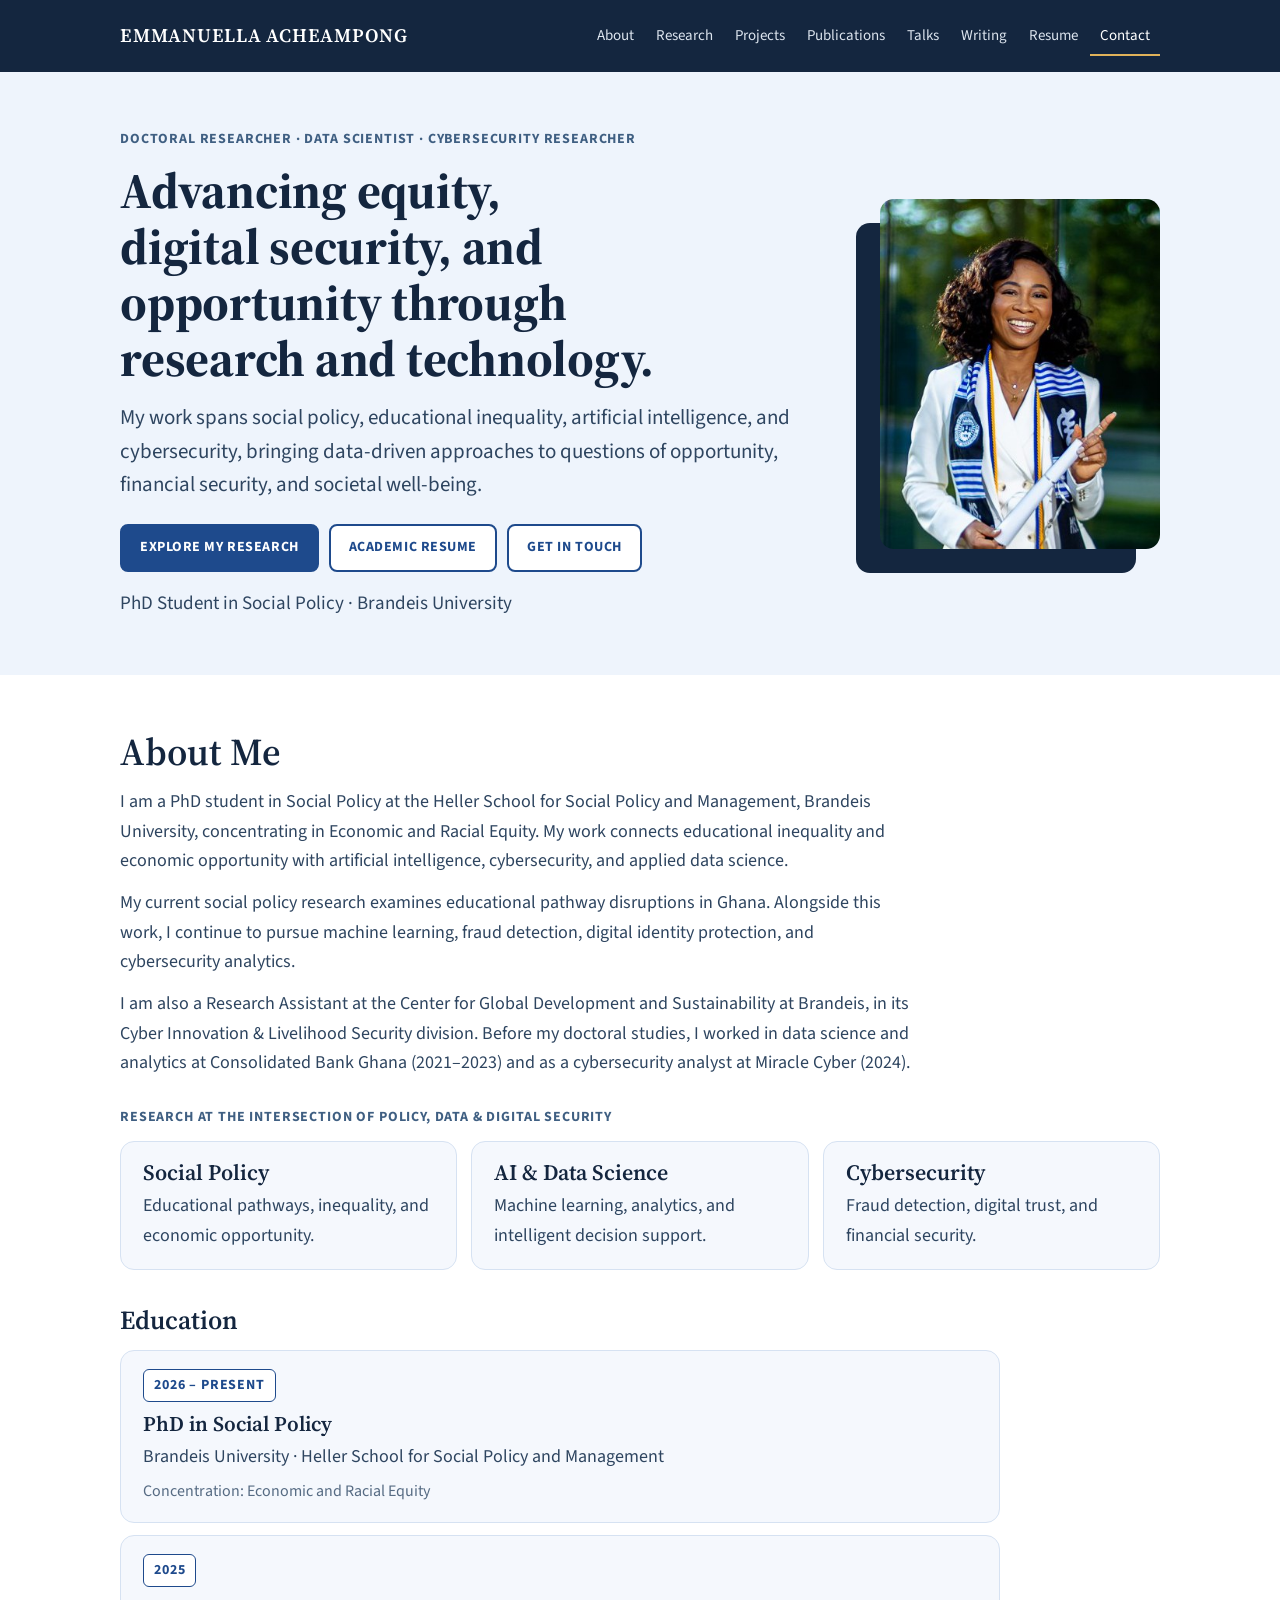
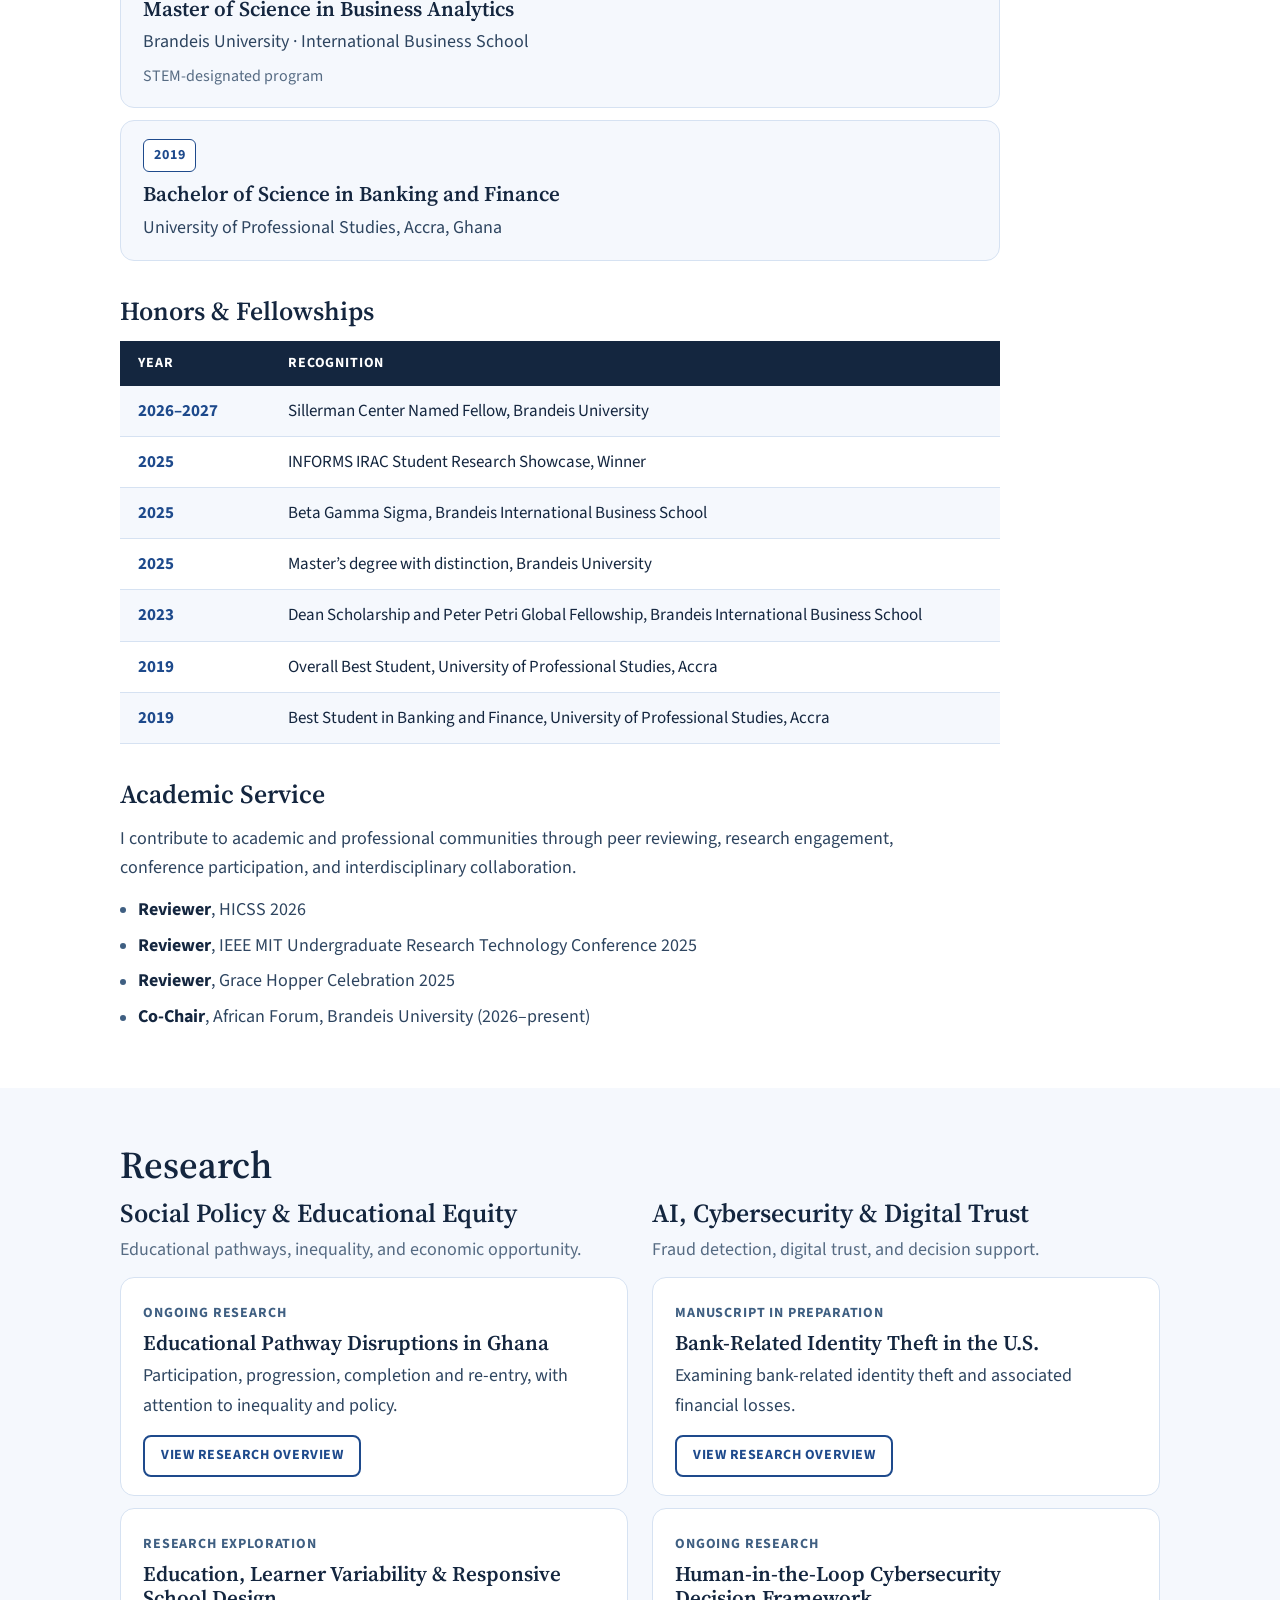
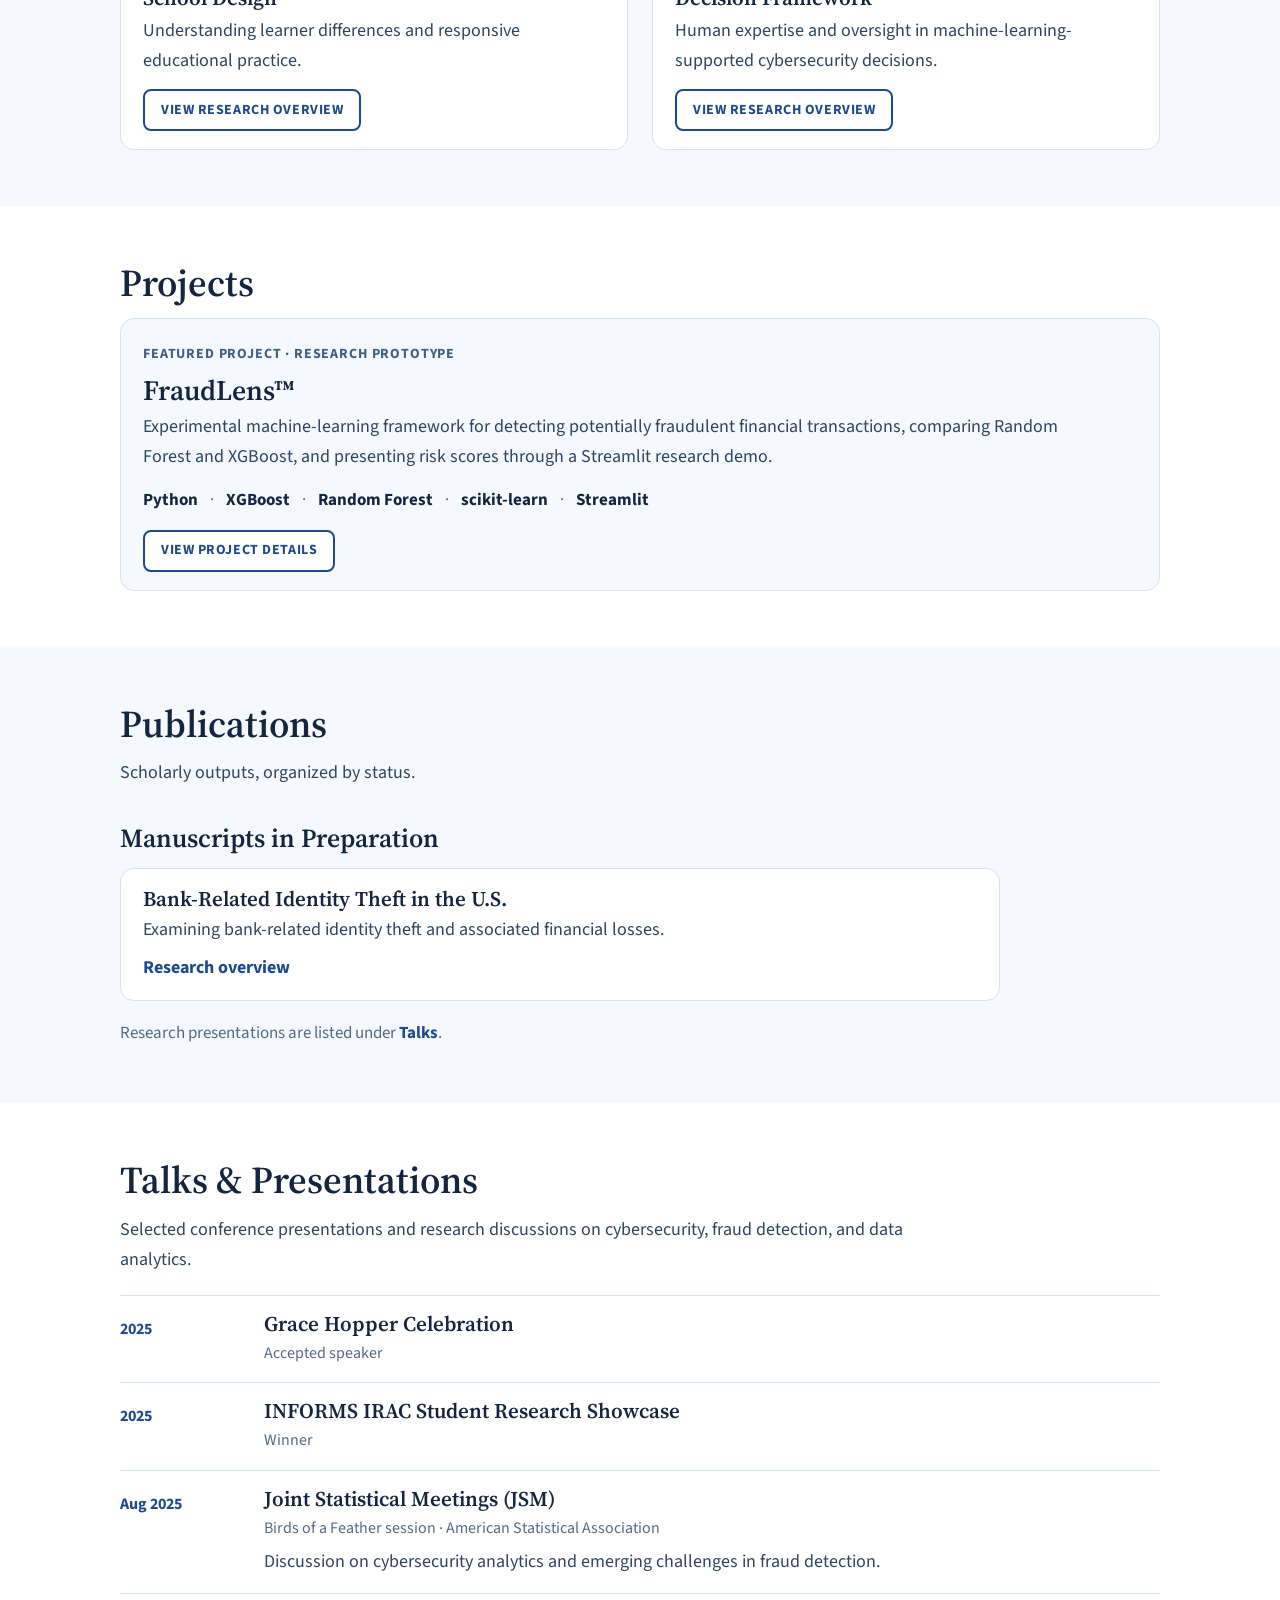
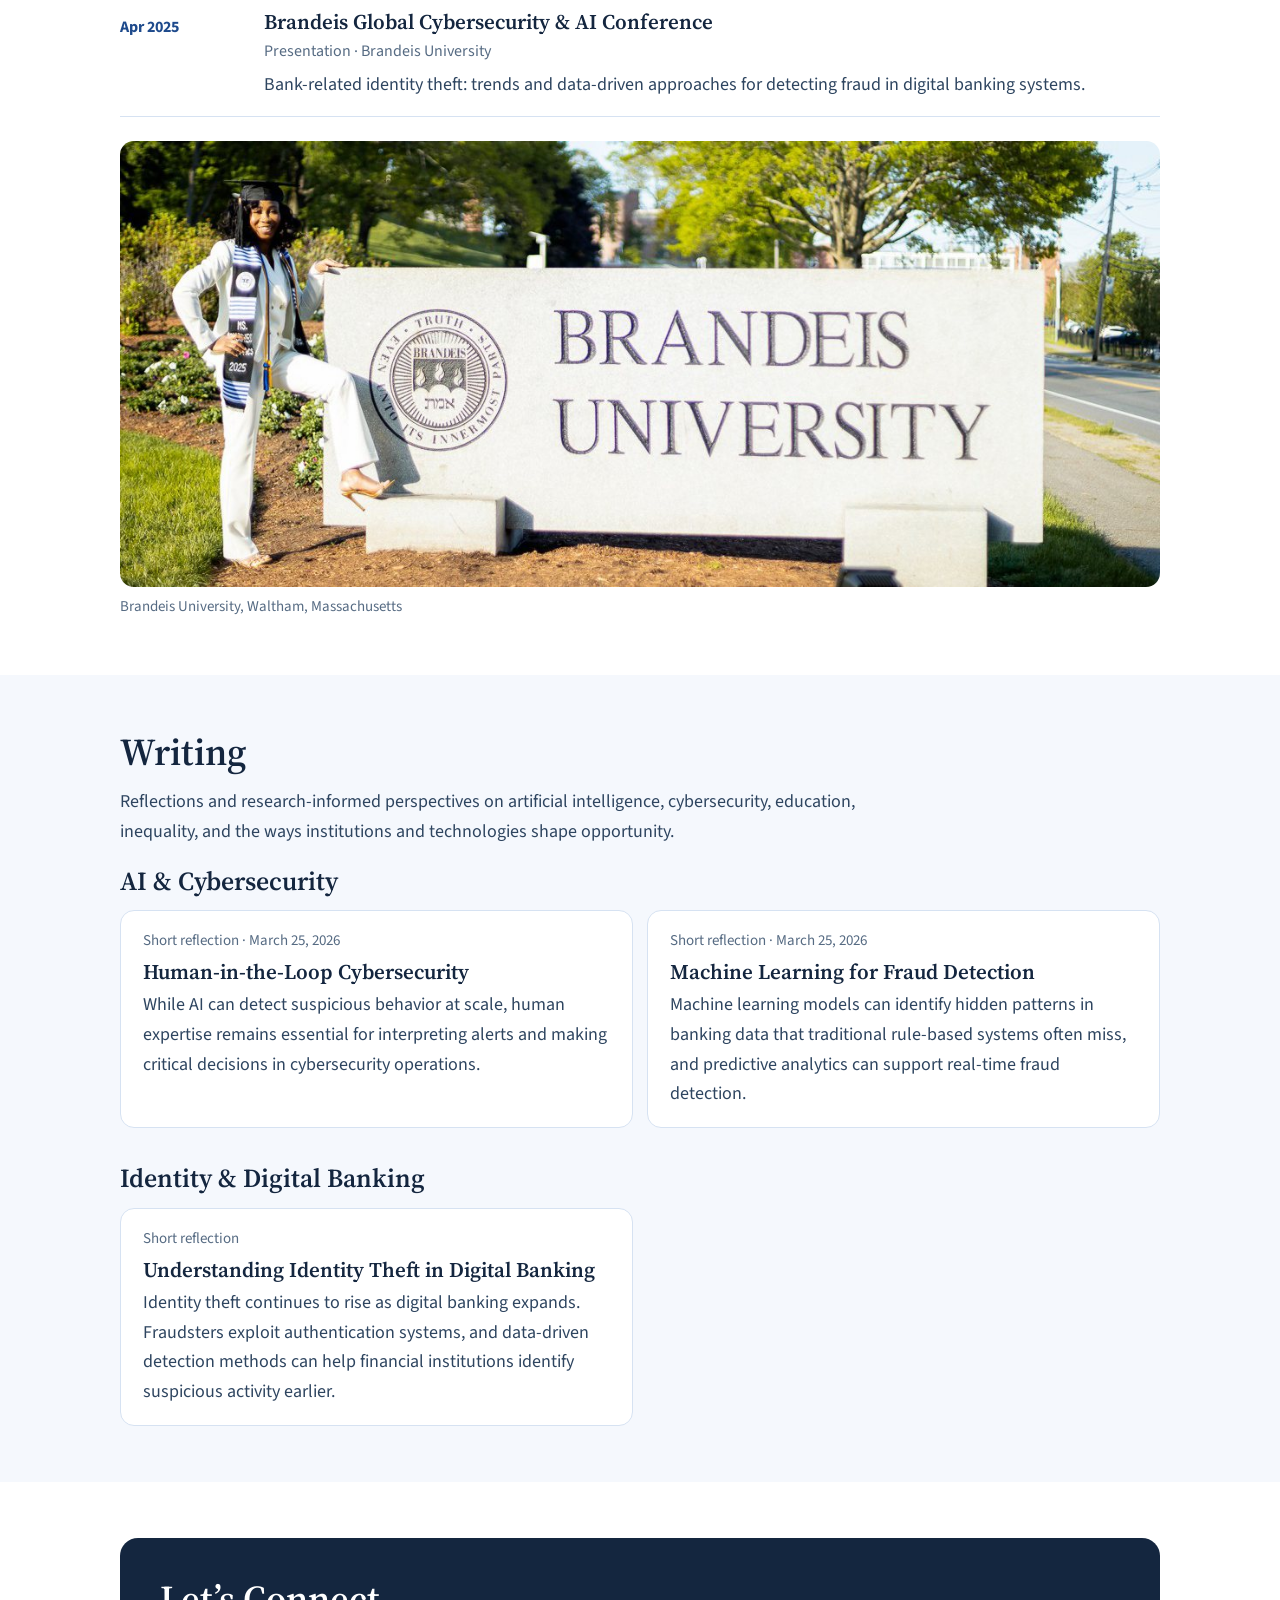
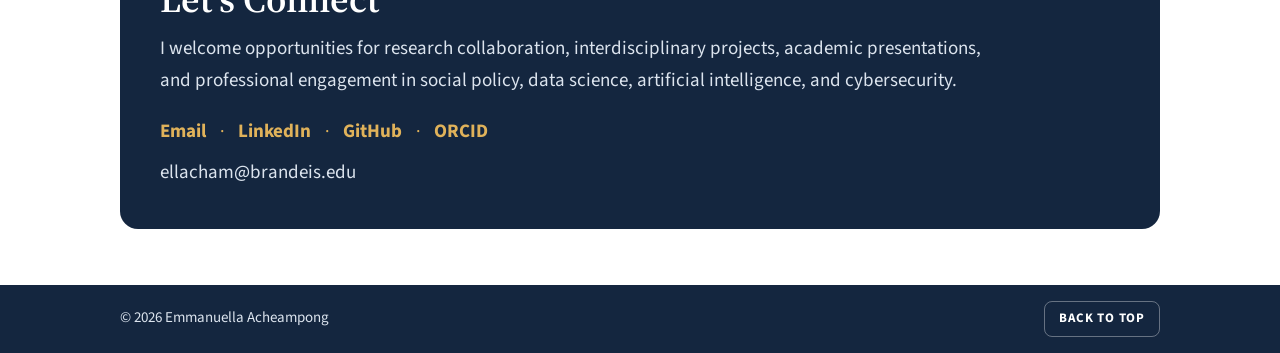
<file: index.html>
<!doctype html>
<html lang="en">
<head>
  <meta charset="utf-8">
  <meta name="viewport" content="width=device-width, initial-scale=1">
  <title>Emmanuella Acheampong · PhD Student in Social Policy, Brandeis University</title>
  <meta name="description" content="Emmanuella Acheampong is a PhD student in Social Policy at Brandeis University. Her research spans educational inequality and economic opportunity, artificial intelligence, cybersecurity and fraud detection.">
  <meta name="author" content="Emmanuella Acheampong">
  <meta name="theme-color" content="#14263F">

  <meta property="og:type" content="profile">
  <meta property="og:title" content="Emmanuella Acheampong · PhD Student in Social Policy, Brandeis University">
  <meta property="og:description" content="Advancing equity, digital security, and opportunity through research and technology.">
  <meta property="og:url" content="https://ellacham.github.io/ellaacheampong/">
  <meta property="og:image" content="https://ellacham.github.io/ellaacheampong/assets/img/og-image.jpg">
  <meta name="twitter:card" content="summary_large_image">

  <link rel="canonical" href="https://ellacham.github.io/ellaacheampong/">
  <link rel="icon" href="data:,">

  <link rel="preconnect" href="https://fonts.googleapis.com">
  <link rel="preconnect" href="https://fonts.gstatic.com" crossorigin>
  <link href="https://fonts.googleapis.com/css2?family=Source+Sans+3:wght@400;600;700&family=Source+Serif+4:opsz,wght@8..60,500;8..60,600;8..60,700&display=swap" rel="stylesheet">
  <link rel="stylesheet" href="assets/css/style.css?v=20261019-5">

  <script type="application/ld+json">
  {
    "@context": "https://schema.org",
    "@type": "Person",
    "name": "Emmanuella Acheampong",
    "jobTitle": "PhD Student in Social Policy",
    "description": "Doctoral researcher working across social policy, educational inequality, artificial intelligence and cybersecurity.",
    "url": "https://ellacham.github.io/ellaacheampong/",
    "email": "mailto:ellacham@brandeis.edu",
    "image": "https://ellacham.github.io/ellaacheampong/assets/img/ella-headshot.jpg",
    "affiliation": { "@type": "CollegeOrUniversity", "name": "Brandeis University" },
    "alumniOf": [
      { "@type": "CollegeOrUniversity", "name": "Brandeis University" },
      { "@type": "CollegeOrUniversity", "name": "University of Professional Studies, Accra" }
    ],
    "knowsAbout": ["Social policy", "Educational inequality", "Artificial intelligence", "Machine learning", "Cybersecurity", "Fraud detection"],
    "sameAs": [
      "https://www.linkedin.com/in/emmanuellaacheampong/",
      "https://github.com/Ellacham",
      "https://orcid.org/0009-0003-8324-0666"
    ]
  }
  </script>
</head>
<body>
  <a class="skip-link" href="#main">Skip to content</a>

  <header class="site-header">
    <div class="container nav">
      <a class="brand" href="#top">Emmanuella Acheampong</a>
      <button class="nav-toggle" type="button" aria-expanded="false" aria-controls="nav-menu">
        <span class="sr-only">Menu</span>
        <span class="bar"></span><span class="bar"></span>
      </button>
      <nav id="nav-menu" class="nav-menu" aria-label="Main">
        <a href="#about">About</a>
        <a href="#research">Research</a>
        <a href="#projects">Projects</a>
        <a href="#publications">Publications</a>
        <a href="#talks">Talks</a>
        <a href="#writing">Writing</a>
        <a href="assets/docs/Emmanuella-Acheampong-Academic-Resume.pdf" target="_blank" rel="noopener">Resume<span class="sr-only"> (Academic Resume PDF, opens in a new tab)</span></a>
        <a href="#contact">Contact</a>
      </nav>
    </div>
  </header>

  <main id="main">
    <section class="hero" aria-label="Introduction">
      <div class="container hero-inner">
        <div class="hero-copy">
          <p class="label">Doctoral Researcher · Data Scientist · Cybersecurity Researcher</p>
          <h1>Advancing equity, digital security, and opportunity through research and technology.</h1>
          <p class="hero-lead">My work spans social policy, educational inequality, artificial intelligence, and cybersecurity, bringing data-driven approaches to questions of opportunity, financial security, and societal well-being.</p>
          <div class="hero-actions">
            <a class="btn btn-primary" href="#research">Explore My Research</a>
            <a class="btn btn-outline" href="assets/docs/Emmanuella-Acheampong-Academic-Resume.pdf" target="_blank" rel="noopener">Academic Resume<span class="sr-only"> (PDF, opens in a new tab)</span></a>
            <a class="btn btn-outline" href="#contact">Get in Touch</a>
          </div>
          <p class="hero-affiliation">PhD Student in Social Policy <span aria-hidden="true">·</span> Brandeis University</p>
        </div>
        <figure class="hero-photo">
          <img src="assets/img/ella-headshot.jpg" alt="Headshot of Emmanuella Acheampong" width="360" height="450" fetchpriority="high">
        </figure>
      </div>
    </section>

    <section class="section" id="about">
      <div class="container">
        <h2>About Me</h2>
        <div class="prose">
          <p>I am a PhD student in Social Policy at the Heller School for Social Policy and Management, Brandeis University, concentrating in Economic and Racial Equity. My work connects educational inequality and economic opportunity with artificial intelligence, cybersecurity, and applied data science.</p>
          <p>My current social policy research examines educational pathway disruptions in Ghana. Alongside this work, I continue to pursue machine learning, fraud detection, digital identity protection, and cybersecurity analytics.</p>
          <p>I am also a Research Assistant at the Center for Global Development and Sustainability at Brandeis, in its Cyber Innovation &amp; Livelihood Security division. Before my doctoral studies, I worked in data science and analytics at Consolidated Bank Ghana (2021–2023) and as a cybersecurity analyst at Miracle Cyber (2024).</p>
        </div>

        <p class="label sub-label">Research at the Intersection of Policy, Data &amp; Digital Security</p>
        <div class="cards-3">
          <div class="card">
            <h3>Social Policy</h3>
            <p>Educational pathways, inequality, and economic opportunity.</p>
          </div>
          <div class="card">
            <h3>AI &amp; Data Science</h3>
            <p>Machine learning, analytics, and intelligent decision support.</p>
          </div>
          <div class="card">
            <h3>Cybersecurity</h3>
            <p>Fraud detection, digital trust, and financial security.</p>
          </div>
        </div>

        <h3 class="block-title" id="education">Education</h3>
        <ol class="timeline">
          <li class="card">
            <span class="year-chip">2026 – Present</span>
            <h4>PhD in Social Policy</h4>
            <p>Brandeis University · Heller School for Social Policy and Management</p>
            <p class="small">Concentration: Economic and Racial Equity</p>
          </li>
          <li class="card">
            <span class="year-chip">2025</span>
            <h4>Master of Science in Business Analytics</h4>
            <p>Brandeis University · International Business School</p>
            <p class="small">STEM-designated program</p>
          </li>
          <li class="card">
            <span class="year-chip">2019</span>
            <h4>Bachelor of Science in Banking and Finance</h4>
            <p>University of Professional Studies, Accra, Ghana</p>
          </li>
        </ol>

        <h3 class="block-title" id="honors">Honors &amp; Fellowships</h3>
        <div class="table-wrap">
          <table class="honors">
            <thead>
              <tr><th scope="col">Year</th><th scope="col">Recognition</th></tr>
            </thead>
            <tbody>
              <tr><td>2026–2027</td><td>Sillerman Center Named Fellow, Brandeis University</td></tr>
              <tr><td>2025</td><td>INFORMS IRAC Student Research Showcase, Winner</td></tr>
              <tr><td>2025</td><td>Beta Gamma Sigma, Brandeis International Business School</td></tr>
              <tr><td>2025</td><td>Master’s degree with distinction, Brandeis University</td></tr>
              <tr><td>2023</td><td>Dean Scholarship and Peter Petri Global Fellowship, Brandeis International Business School</td></tr>
              <tr><td>2019</td><td>Overall Best Student, University of Professional Studies, Accra</td></tr>
              <tr><td>2019</td><td>Best Student in Banking and Finance, University of Professional Studies, Accra</td></tr>
            </tbody>
          </table>
        </div>

        <h3 class="block-title" id="service">Academic Service</h3>
        <div class="prose">
          <p>I contribute to academic and professional communities through peer reviewing, research engagement, conference participation, and interdisciplinary collaboration.</p>
        </div>
        <ul class="service-list">
          <li><strong>Reviewer</strong>, HICSS 2026</li>
          <li><strong>Reviewer</strong>, IEEE MIT Undergraduate Research Technology Conference 2025</li>
          <li><strong>Reviewer</strong>, Grace Hopper Celebration 2025</li>
          <li><strong>Co-Chair</strong>, African Forum, Brandeis University (2026–present)</li>
        </ul>
      </div>
    </section>

    <section class="section section-tint" id="research">
      <div class="container">
        <h2>Research</h2>

        <div class="streams">
          <div class="stream">
            <h3 class="stream-title">Social Policy &amp; Educational Equity</h3>
            <p class="stream-desc">Educational pathways, inequality, and economic opportunity.</p>
            <article class="card study">
              <p class="status">Ongoing Research</p>
              <h4>Educational Pathway Disruptions in Ghana</h4>
              <p>Participation, progression, completion and re-entry, with attention to inequality and policy.</p>
              <a class="btn btn-outline btn-small" href="research/ghana-educational-pathways.html">View Research Overview</a>
            </article>
            <article class="card study">
              <p class="status">Research Exploration</p>
              <h4>Education, Learner Variability &amp; Responsive School Design</h4>
              <p>Understanding learner differences and responsive educational practice.</p>
              <a class="btn btn-outline btn-small" href="research/learner-variability.html">View Research Overview</a>
            </article>
          </div>
          <div class="stream">
            <h3 class="stream-title">AI, Cybersecurity &amp; Digital Trust</h3>
            <p class="stream-desc">Fraud detection, digital trust, and decision support.</p>
            <article class="card study">
              <p class="status">Manuscript in Preparation</p>
              <h4>Bank-Related Identity Theft in the U.S.</h4>
              <p>Examining bank-related identity theft and associated financial losses.</p>
              <a class="btn btn-outline btn-small" href="research/bank-identity-theft.html">View Research Overview</a>
            </article>
            <article class="card study">
              <p class="status">Ongoing Research</p>
              <h4>Human-in-the-Loop Cybersecurity Decision Framework</h4>
              <p>Human expertise and oversight in machine-learning-supported cybersecurity decisions.</p>
              <a class="btn btn-outline btn-small" href="research/human-in-the-loop.html">View Research Overview</a>
            </article>
          </div>
        </div>
      </div>
    </section>

    <section class="section" id="projects">
      <div class="container">
        <h2>Projects</h2>
        <article class="card featured">
          <p class="label">Featured Project <span aria-hidden="true">·</span> Research Prototype</p>
          <h3>FraudLens™</h3>
          <p>Experimental machine-learning framework for detecting potentially fraudulent financial transactions, comparing Random Forest and XGBoost, and presenting risk scores through a Streamlit research demo.</p>
          <ul class="tags" aria-label="Tools">
            <li>Python</li><li>XGBoost</li><li>Random Forest</li><li>scikit-learn</li><li>Streamlit</li>
          </ul>
          <a class="btn btn-outline btn-small" href="projects/fraudlens.html">View Project Details</a>
        </article>
      </div>
    </section>

    <section class="section section-tint" id="publications">
      <div class="container">
        <h2>Publications</h2>
        <p class="section-intro">Scholarly outputs, organized by status.</p>
        <h3 class="block-title">Manuscripts in Preparation</h3>
        <ul class="records">
          <li>
            <h4>Bank-Related Identity Theft in the U.S.</h4>
            <p>Examining bank-related identity theft and associated financial losses.</p>
            <a class="text-link" href="research/bank-identity-theft.html">Research overview</a>
          </li>
        </ul>
        <p class="pub-note">Research presentations are listed under <a class="text-link" href="#talks">Talks</a>.</p>
      </div>
    </section>

    <section class="section" id="talks">
      <div class="container">
        <h2>Talks &amp; Presentations</h2>
        <p class="section-intro">Selected conference presentations and research discussions on cybersecurity, fraud detection, and data analytics.</p>
        <ol class="talks">
          <li class="talk">
            <p class="talk-date">2025</p>
            <div>
              <h3>Grace Hopper Celebration</h3>
              <p class="talk-meta">Accepted speaker</p>
            </div>
          </li>
          <li class="talk">
            <p class="talk-date">2025</p>
            <div>
              <h3>INFORMS IRAC Student Research Showcase</h3>
              <p class="talk-meta">Winner</p>
            </div>
          </li>
          <li class="talk">
            <p class="talk-date">Aug 2025</p>
            <div>
              <h3>Joint Statistical Meetings (JSM)</h3>
              <p class="talk-meta">Birds of a Feather session · American Statistical Association</p>
              <p>Discussion on cybersecurity analytics and emerging challenges in fraud detection.</p>
            </div>
          </li>
          <li class="talk">
            <p class="talk-date">Apr 2025</p>
            <div>
              <h3>Brandeis Global Cybersecurity &amp; AI Conference</h3>
              <p class="talk-meta">Presentation · Brandeis University</p>
              <p>Bank-related identity theft: trends and data-driven approaches for detecting fraud in digital banking systems.</p>
            </div>
          </li>
        </ol>
        <figure class="wide-photo">
          <img src="assets/img/ella-brandeis-sign.jpg" alt="Emmanuella Acheampong in her graduation cap and stole beside the Brandeis University sign" width="1200" height="514" loading="lazy">
          <figcaption>Brandeis University, Waltham, Massachusetts</figcaption>
        </figure>
      </div>
    </section>

    <section class="section section-tint" id="writing">
      <div class="container">
        <h2>Writing</h2>
        <p class="section-intro">Reflections and research-informed perspectives on artificial intelligence, cybersecurity, education, inequality, and the ways institutions and technologies shape opportunity.</p>

        <h3 class="block-title">AI &amp; Cybersecurity</h3>
        <div class="cards-2">
          <article class="card note">
            <p class="note-meta">Short reflection · <time datetime="2026-03-25">March 25, 2026</time></p>
            <h4>Human-in-the-Loop Cybersecurity</h4>
            <p>While AI can detect suspicious behavior at scale, human expertise remains essential for interpreting alerts and making critical decisions in cybersecurity operations.</p>
          </article>
          <article class="card note">
            <p class="note-meta">Short reflection · <time datetime="2026-03-25">March 25, 2026</time></p>
            <h4>Machine Learning for Fraud Detection</h4>
            <p>Machine learning models can identify hidden patterns in banking data that traditional rule-based systems often miss, and predictive analytics can support real-time fraud detection.</p>
          </article>
        </div>

        <h3 class="block-title">Identity &amp; Digital Banking</h3>
        <div class="cards-2">
          <article class="card note">
            <p class="note-meta">Short reflection</p>
            <h4>Understanding Identity Theft in Digital Banking</h4>
            <p>Identity theft continues to rise as digital banking expands. Fraudsters exploit authentication systems, and data-driven detection methods can help financial institutions identify suspicious activity earlier.</p>
          </article>
        </div>
      </div>
    </section>

    <section class="section" id="contact">
      <div class="container">
        <div class="contact-card">
          <h2>Let’s Connect</h2>
          <p>I welcome opportunities for research collaboration, interdisciplinary projects, academic presentations, and professional engagement in social policy, data science, artificial intelligence, and cybersecurity.</p>
          <ul class="contact-links">
            <li><a href="mailto:ellacham@brandeis.edu">Email</a></li>
            <li><a href="https://www.linkedin.com/in/emmanuellaacheampong/" target="_blank" rel="noopener">LinkedIn</a></li>
            <li><a href="https://github.com/Ellacham" target="_blank" rel="noopener">GitHub</a></li>
            <li><a href="https://orcid.org/0009-0003-8324-0666" target="_blank" rel="noopener">ORCID</a></li>
          </ul>
          <p class="contact-email">ellacham@brandeis.edu</p>
        </div>
      </div>
    </section>
  </main>

  <footer class="site-footer">
    <div class="container footer-inner">
      <p class="copyright">© <span id="year">2026</span> Emmanuella Acheampong</p>
      <a class="to-top" href="#top">Back to top</a>
    </div>
  </footer>

  <script src="assets/js/main.js?v=20261019-1"></script>
</body>
</html>
</file>
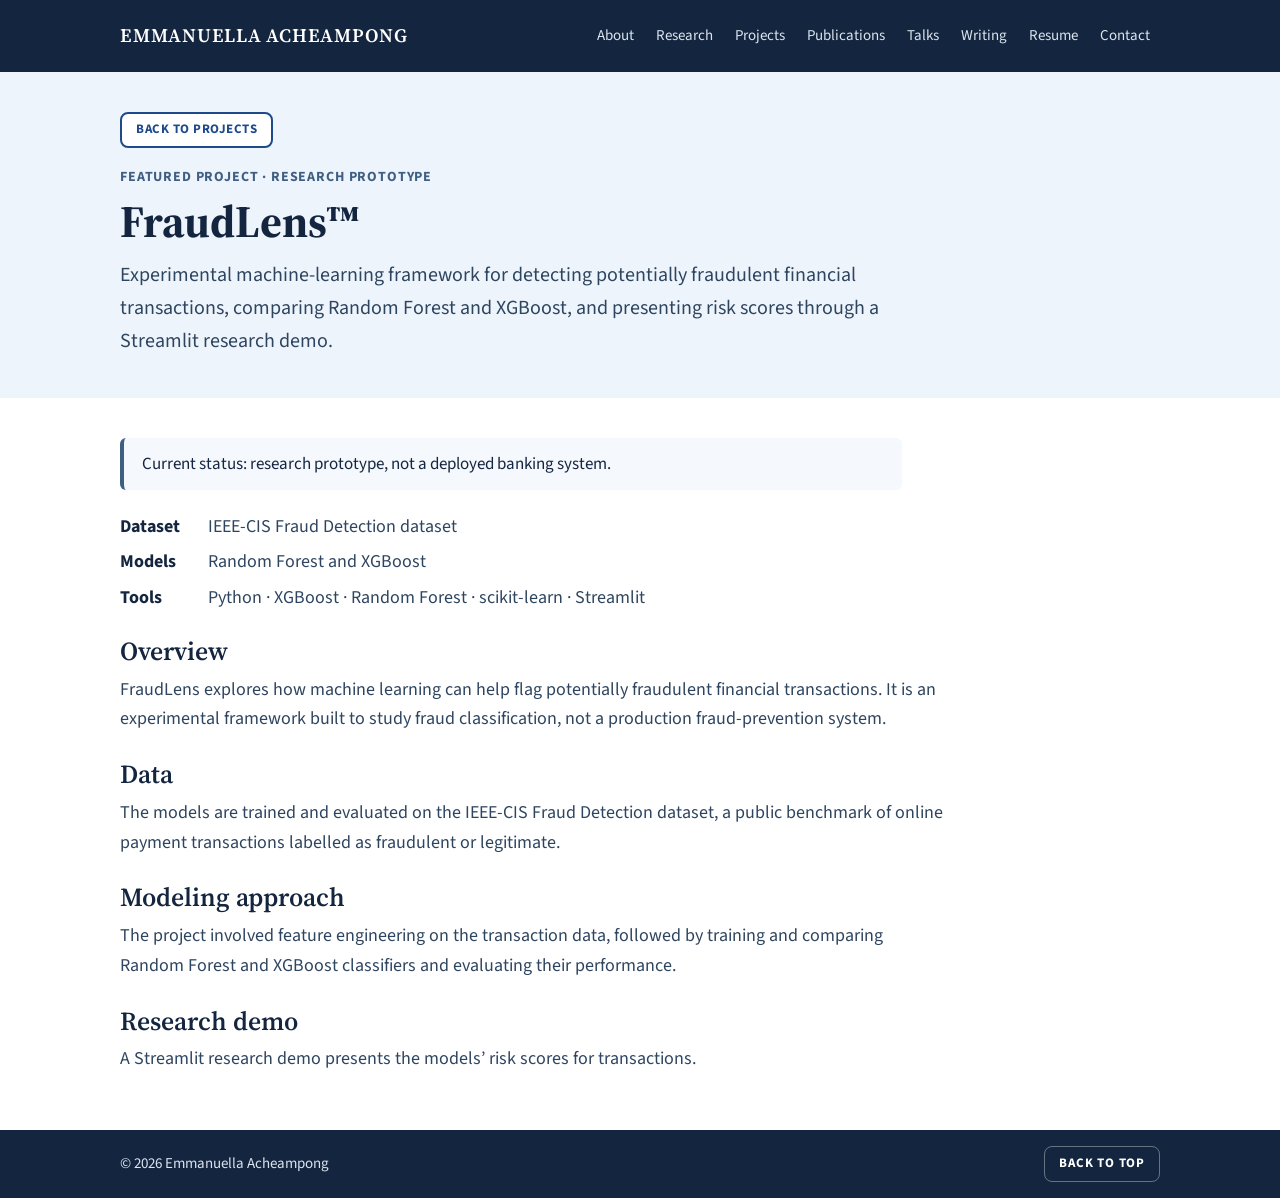
<file: projects/fraudlens.html>
<!doctype html>
<html lang="en">
<head>
  <meta charset="utf-8">
  <meta name="viewport" content="width=device-width, initial-scale=1">
  <title>FraudLens™ · Emmanuella Acheampong</title>
  <meta name="description" content="FraudLens is an experimental machine-learning research prototype for detecting potentially fraudulent financial transactions.">
  <meta name="author" content="Emmanuella Acheampong">
  <meta name="theme-color" content="#14263F">
  <meta property="og:type" content="article">
  <meta property="og:title" content="FraudLens™ · Emmanuella Acheampong">
  <meta property="og:description" content="FraudLens is an experimental machine-learning research prototype for detecting potentially fraudulent financial transactions.">
  <meta property="og:url" content="https://ellacham.github.io/ellaacheampong/projects/fraudlens.html">
  <meta property="og:image" content="https://ellacham.github.io/ellaacheampong/assets/img/og-image.jpg">
  <link rel="canonical" href="https://ellacham.github.io/ellaacheampong/projects/fraudlens.html">
  <link rel="icon" href="data:,">
  <link rel="preconnect" href="https://fonts.googleapis.com">
  <link rel="preconnect" href="https://fonts.gstatic.com" crossorigin>
  <link href="https://fonts.googleapis.com/css2?family=Source+Sans+3:wght@400;600;700&amp;family=Source+Serif+4:opsz,wght@8..60,500;8..60,600;8..60,700&amp;display=swap" rel="stylesheet">
  <link rel="stylesheet" href="../assets/css/style.css?v=20261019-5">
</head>
<body>
  <a class="skip-link" href="#main">Skip to content</a>

  <header class="site-header">
    <div class="container nav">
      <a class="brand" href="../">Emmanuella Acheampong</a>
      <button class="nav-toggle" type="button" aria-expanded="false" aria-controls="nav-menu">
        <span class="sr-only">Menu</span>
        <span class="bar"></span><span class="bar"></span>
      </button>
      <nav id="nav-menu" class="nav-menu" aria-label="Main">
        <a href="../#about">About</a>
        <a href="../#research">Research</a>
        <a href="../#projects">Projects</a>
        <a href="../#publications">Publications</a>
        <a href="../#talks">Talks</a>
        <a href="../#writing">Writing</a>
        <a href="../assets/docs/Emmanuella-Acheampong-Academic-Resume.pdf" target="_blank" rel="noopener">Resume<span class="sr-only"> (Academic Resume PDF, opens in a new tab)</span></a>
        <a href="../#contact">Contact</a>
      </nav>
    </div>
  </header>

  <main id="main">
    <section class="page-hero">
      <div class="container">
        <a class="btn btn-outline btn-small back-btn" href="../#projects">Back to Projects</a>
        <p class="label">Featured Project <span aria-hidden="true">·</span> Research Prototype</p>
        <h1>FraudLens™</h1>
        <p class="page-summary">Experimental machine-learning framework for detecting potentially fraudulent financial transactions, comparing Random Forest and XGBoost, and presenting risk scores through a Streamlit research demo.</p>
      </div>
    </section>

    <div class="container page-body">
      <p class="callout">Current status: research prototype, not a deployed banking system.</p>

      <dl class="facts">
        <dt>Dataset</dt><dd>IEEE-CIS Fraud Detection dataset</dd>
        <dt>Models</dt><dd>Random Forest and XGBoost</dd>
        <dt>Tools</dt><dd>Python · XGBoost · Random Forest · scikit-learn · Streamlit</dd>
      </dl>

      <div class="prose">
        <h2>Overview</h2>
        <p>FraudLens explores how machine learning can help flag potentially fraudulent financial transactions. It is an experimental framework built to study fraud classification, not a production fraud-prevention system.</p>

        <h2>Data</h2>
        <p>The models are trained and evaluated on the IEEE-CIS Fraud Detection dataset, a public benchmark of online payment transactions labelled as fraudulent or legitimate.</p>

        <h2>Modeling approach</h2>
        <p>The project involved feature engineering on the transaction data, followed by training and comparing Random Forest and XGBoost classifiers and evaluating their performance.</p>

        <h2>Research demo</h2>
        <p>A Streamlit research demo presents the models’ risk scores for transactions.</p>
      </div>
    </div>
  </main>

  <footer class="site-footer">
    <div class="container footer-inner">
      <p class="copyright">© <span id="year">2026</span> Emmanuella Acheampong</p>
      <a class="to-top" href="#top">Back to top</a>
    </div>
  </footer>

  <script src="../assets/js/main.js?v=20261019-1"></script>
</body>
</html>
</file>
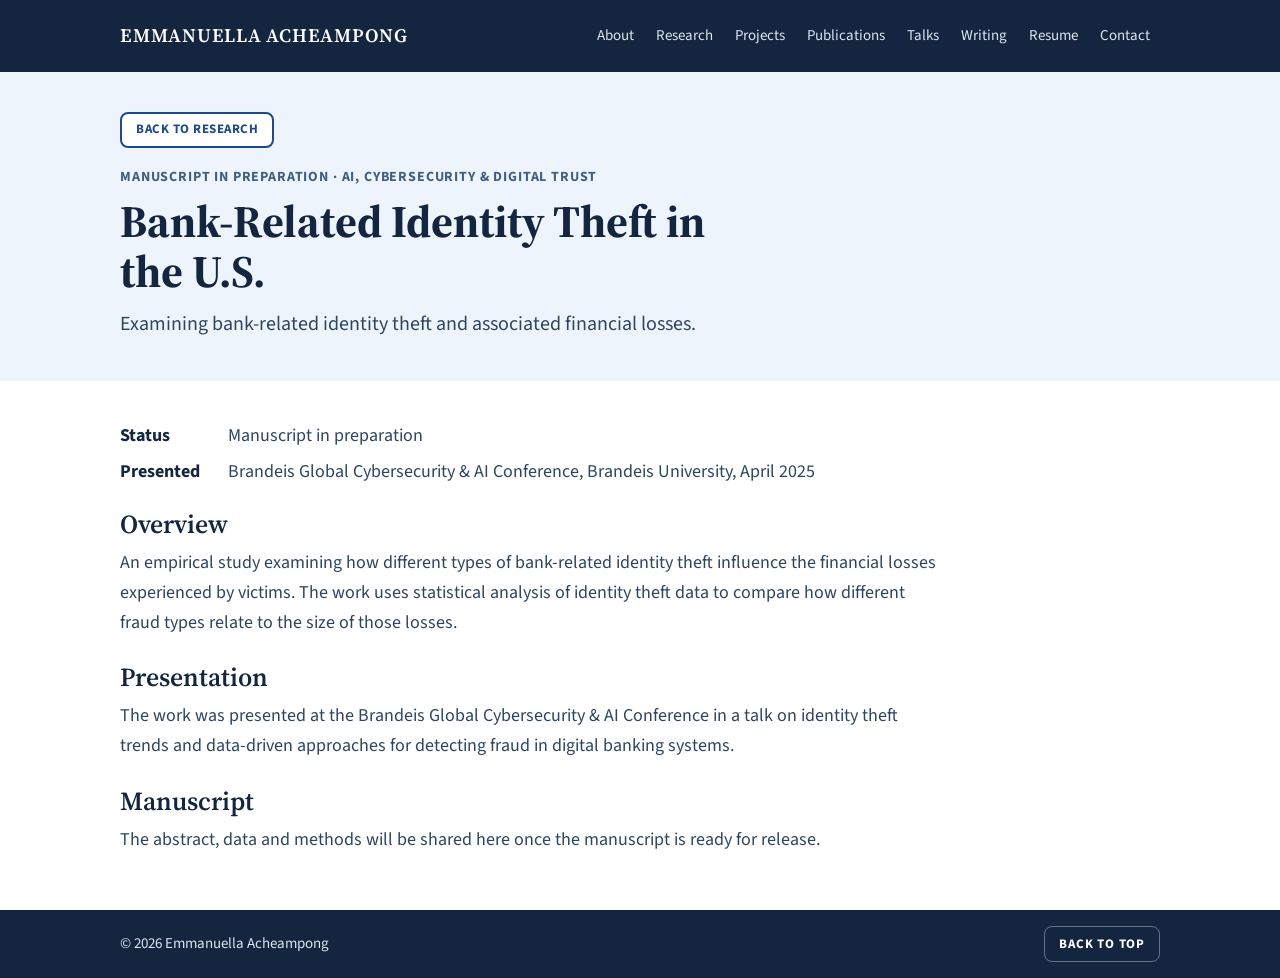
<file: research/bank-identity-theft.html>
<!doctype html>
<html lang="en">
<head>
  <meta charset="utf-8">
  <meta name="viewport" content="width=device-width, initial-scale=1">
  <title>Bank-Related Identity Theft in the U.S. · Emmanuella Acheampong</title>
  <meta name="description" content="An empirical study of how different types of bank-related identity theft influence the financial losses experienced by victims.">
  <meta name="author" content="Emmanuella Acheampong">
  <meta name="theme-color" content="#14263F">
  <meta property="og:type" content="article">
  <meta property="og:title" content="Bank-Related Identity Theft in the U.S. · Emmanuella Acheampong">
  <meta property="og:description" content="An empirical study of how different types of bank-related identity theft influence the financial losses experienced by victims.">
  <meta property="og:url" content="https://ellacham.github.io/ellaacheampong/research/bank-identity-theft.html">
  <meta property="og:image" content="https://ellacham.github.io/ellaacheampong/assets/img/og-image.jpg">
  <link rel="canonical" href="https://ellacham.github.io/ellaacheampong/research/bank-identity-theft.html">
  <link rel="icon" href="data:,">
  <link rel="preconnect" href="https://fonts.googleapis.com">
  <link rel="preconnect" href="https://fonts.gstatic.com" crossorigin>
  <link href="https://fonts.googleapis.com/css2?family=Source+Sans+3:wght@400;600;700&amp;family=Source+Serif+4:opsz,wght@8..60,500;8..60,600;8..60,700&amp;display=swap" rel="stylesheet">
  <link rel="stylesheet" href="../assets/css/style.css?v=20261019-5">
</head>
<body>
  <a class="skip-link" href="#main">Skip to content</a>

  <header class="site-header">
    <div class="container nav">
      <a class="brand" href="../">Emmanuella Acheampong</a>
      <button class="nav-toggle" type="button" aria-expanded="false" aria-controls="nav-menu">
        <span class="sr-only">Menu</span>
        <span class="bar"></span><span class="bar"></span>
      </button>
      <nav id="nav-menu" class="nav-menu" aria-label="Main">
        <a href="../#about">About</a>
        <a href="../#research">Research</a>
        <a href="../#projects">Projects</a>
        <a href="../#publications">Publications</a>
        <a href="../#talks">Talks</a>
        <a href="../#writing">Writing</a>
        <a href="../assets/docs/Emmanuella-Acheampong-Academic-Resume.pdf" target="_blank" rel="noopener">Resume<span class="sr-only"> (Academic Resume PDF, opens in a new tab)</span></a>
        <a href="../#contact">Contact</a>
      </nav>
    </div>
  </header>

  <main id="main">
    <section class="page-hero">
      <div class="container">
        <a class="btn btn-outline btn-small back-btn" href="../#research">Back to Research</a>
        <p class="label">Manuscript in Preparation <span aria-hidden="true">·</span> AI, Cybersecurity &amp; Digital Trust</p>
        <h1>Bank-Related Identity Theft in the U.S.</h1>
        <p class="page-summary">Examining bank-related identity theft and associated financial losses.</p>
      </div>
    </section>

    <div class="container page-body">
      <dl class="facts">
        <dt>Status</dt><dd>Manuscript in preparation</dd>
        <dt>Presented</dt><dd>Brandeis Global Cybersecurity &amp; AI Conference, Brandeis University, April 2025</dd>
      </dl>

      <div class="prose">
        <h2>Overview</h2>
        <p>An empirical study examining how different types of bank-related identity theft influence the financial losses experienced by victims. The work uses statistical analysis of identity theft data to compare how different fraud types relate to the size of those losses.</p>

        <h2>Presentation</h2>
        <p>The work was presented at the Brandeis Global Cybersecurity &amp; AI Conference in a talk on identity theft trends and data-driven approaches for detecting fraud in digital banking systems.</p>

        <h2>Manuscript</h2>
        <p>The abstract, data and methods will be shared here once the manuscript is ready for release.</p>
      </div>
    </div>
  </main>

  <footer class="site-footer">
    <div class="container footer-inner">
      <p class="copyright">© <span id="year">2026</span> Emmanuella Acheampong</p>
      <a class="to-top" href="#top">Back to top</a>
    </div>
  </footer>

  <script src="../assets/js/main.js?v=20261019-1"></script>
</body>
</html>
</file>
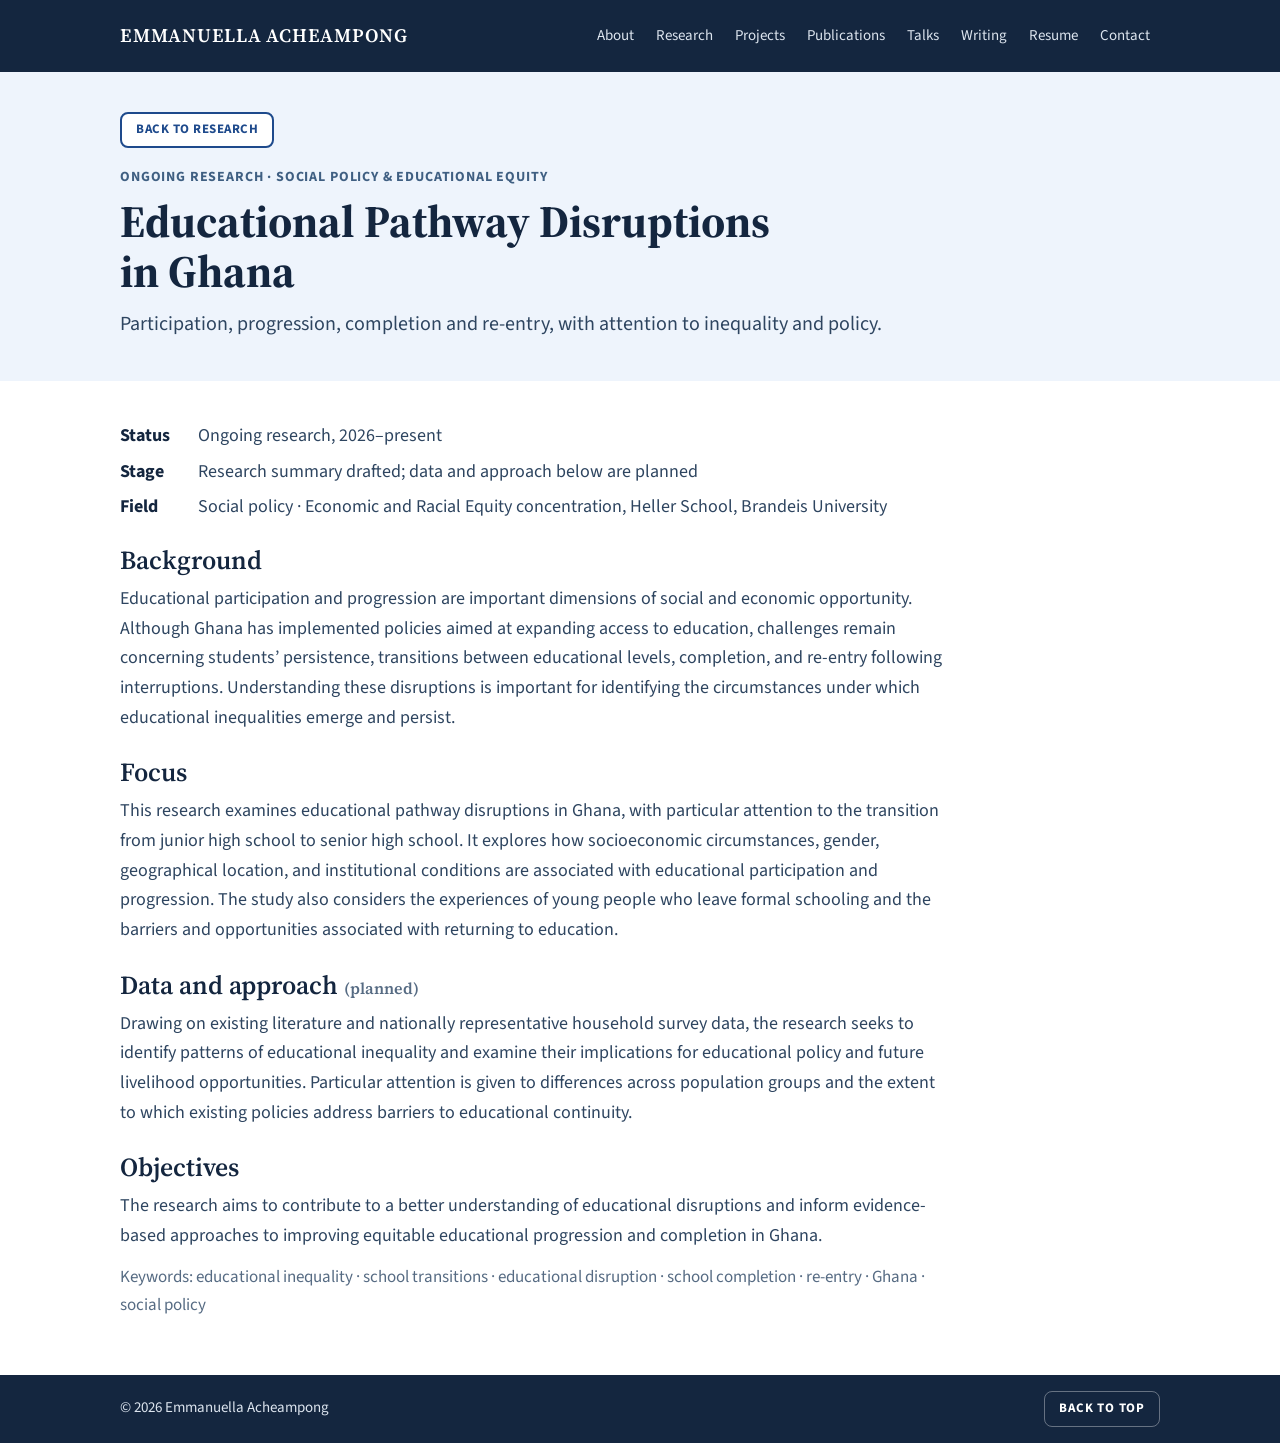
<file: research/ghana-educational-pathways.html>
<!doctype html>
<html lang="en">
<head>
  <meta charset="utf-8">
  <meta name="viewport" content="width=device-width, initial-scale=1">
  <title>Educational Pathway Disruptions in Ghana · Emmanuella Acheampong</title>
  <meta name="description" content="Ongoing social policy research on school participation, progression, completion and re-entry in Ghana, with attention to inequality and policy.">
  <meta name="author" content="Emmanuella Acheampong">
  <meta name="theme-color" content="#14263F">
  <meta property="og:type" content="article">
  <meta property="og:title" content="Educational Pathway Disruptions in Ghana · Emmanuella Acheampong">
  <meta property="og:description" content="Ongoing social policy research on school participation, progression, completion and re-entry in Ghana, with attention to inequality and policy.">
  <meta property="og:url" content="https://ellacham.github.io/ellaacheampong/research/ghana-educational-pathways.html">
  <meta property="og:image" content="https://ellacham.github.io/ellaacheampong/assets/img/og-image.jpg">
  <link rel="canonical" href="https://ellacham.github.io/ellaacheampong/research/ghana-educational-pathways.html">
  <link rel="icon" href="data:,">
  <link rel="preconnect" href="https://fonts.googleapis.com">
  <link rel="preconnect" href="https://fonts.gstatic.com" crossorigin>
  <link href="https://fonts.googleapis.com/css2?family=Source+Sans+3:wght@400;600;700&amp;family=Source+Serif+4:opsz,wght@8..60,500;8..60,600;8..60,700&amp;display=swap" rel="stylesheet">
  <link rel="stylesheet" href="../assets/css/style.css?v=20261019-5">
</head>
<body>
  <a class="skip-link" href="#main">Skip to content</a>

  <header class="site-header">
    <div class="container nav">
      <a class="brand" href="../">Emmanuella Acheampong</a>
      <button class="nav-toggle" type="button" aria-expanded="false" aria-controls="nav-menu">
        <span class="sr-only">Menu</span>
        <span class="bar"></span><span class="bar"></span>
      </button>
      <nav id="nav-menu" class="nav-menu" aria-label="Main">
        <a href="../#about">About</a>
        <a href="../#research">Research</a>
        <a href="../#projects">Projects</a>
        <a href="../#publications">Publications</a>
        <a href="../#talks">Talks</a>
        <a href="../#writing">Writing</a>
        <a href="../assets/docs/Emmanuella-Acheampong-Academic-Resume.pdf" target="_blank" rel="noopener">Resume<span class="sr-only"> (Academic Resume PDF, opens in a new tab)</span></a>
        <a href="../#contact">Contact</a>
      </nav>
    </div>
  </header>

  <main id="main">
    <section class="page-hero">
      <div class="container">
        <a class="btn btn-outline btn-small back-btn" href="../#research">Back to Research</a>
        <p class="label">Ongoing Research <span aria-hidden="true">·</span> Social Policy &amp; Educational Equity</p>
        <h1>Educational Pathway Disruptions in Ghana</h1>
        <p class="page-summary">Participation, progression, completion and re-entry, with attention to inequality and policy.</p>
      </div>
    </section>

    <div class="container page-body">
      <dl class="facts">
        <dt>Status</dt><dd>Ongoing research, 2026–present</dd>
        <dt>Stage</dt><dd>Research summary drafted; data and approach below are planned</dd>
        <dt>Field</dt><dd>Social policy · Economic and Racial Equity concentration, Heller School, Brandeis University</dd>
      </dl>

      <div class="prose">
        <h2>Background</h2>
        <p>Educational participation and progression are important dimensions of social and economic opportunity. Although Ghana has implemented policies aimed at expanding access to education, challenges remain concerning students’ persistence, transitions between educational levels, completion, and re-entry following interruptions. Understanding these disruptions is important for identifying the circumstances under which educational inequalities emerge and persist.</p>

        <h2>Focus</h2>
        <p>This research examines educational pathway disruptions in Ghana, with particular attention to the transition from junior high school to senior high school. It explores how socioeconomic circumstances, gender, geographical location, and institutional conditions are associated with educational participation and progression. The study also considers the experiences of young people who leave formal schooling and the barriers and opportunities associated with returning to education.</p>

        <h2>Data and approach <span class="small">(planned)</span></h2>
        <p>Drawing on existing literature and nationally representative household survey data, the research seeks to identify patterns of educational inequality and examine their implications for educational policy and future livelihood opportunities. Particular attention is given to differences across population groups and the extent to which existing policies address barriers to educational continuity.</p>

        <h2>Objectives</h2>
        <p>The research aims to contribute to a better understanding of educational disruptions and inform evidence-based approaches to improving equitable educational progression and completion in Ghana.</p>
        <p class="keywords">Keywords: educational inequality · school transitions · educational disruption · school completion · re-entry · Ghana · social policy</p>
      </div>
    </div>
  </main>

  <footer class="site-footer">
    <div class="container footer-inner">
      <p class="copyright">© <span id="year">2026</span> Emmanuella Acheampong</p>
      <a class="to-top" href="#top">Back to top</a>
    </div>
  </footer>

  <script src="../assets/js/main.js?v=20261019-1"></script>
</body>
</html>
</file>
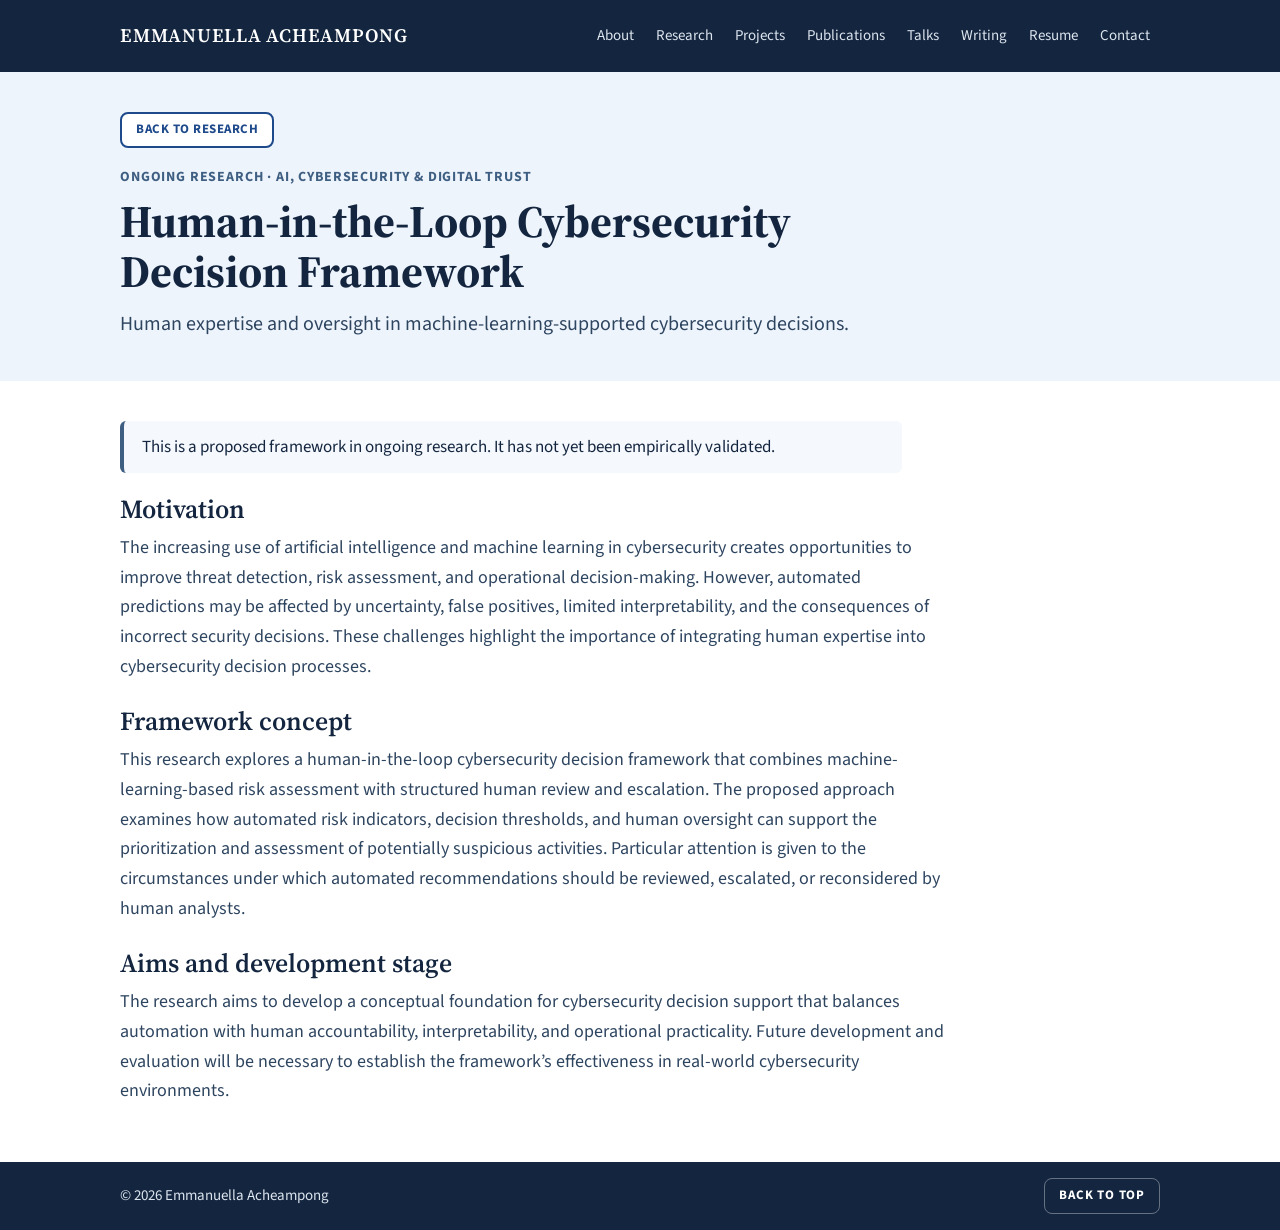
<file: research/human-in-the-loop.html>
<!doctype html>
<html lang="en">
<head>
  <meta charset="utf-8">
  <meta name="viewport" content="width=device-width, initial-scale=1">
  <title>Human-in-the-Loop Cybersecurity Decision Framework · Emmanuella Acheampong</title>
  <meta name="description" content="Ongoing research on a cybersecurity decision framework that combines machine-learning risk assessment with structured human review and escalation.">
  <meta name="author" content="Emmanuella Acheampong">
  <meta name="theme-color" content="#14263F">
  <meta property="og:type" content="article">
  <meta property="og:title" content="Human-in-the-Loop Cybersecurity Decision Framework · Emmanuella Acheampong">
  <meta property="og:description" content="Ongoing research on a cybersecurity decision framework that combines machine-learning risk assessment with structured human review and escalation.">
  <meta property="og:url" content="https://ellacham.github.io/ellaacheampong/research/human-in-the-loop.html">
  <meta property="og:image" content="https://ellacham.github.io/ellaacheampong/assets/img/og-image.jpg">
  <link rel="canonical" href="https://ellacham.github.io/ellaacheampong/research/human-in-the-loop.html">
  <link rel="icon" href="data:,">
  <link rel="preconnect" href="https://fonts.googleapis.com">
  <link rel="preconnect" href="https://fonts.gstatic.com" crossorigin>
  <link href="https://fonts.googleapis.com/css2?family=Source+Sans+3:wght@400;600;700&amp;family=Source+Serif+4:opsz,wght@8..60,500;8..60,600;8..60,700&amp;display=swap" rel="stylesheet">
  <link rel="stylesheet" href="../assets/css/style.css?v=20261019-5">
</head>
<body>
  <a class="skip-link" href="#main">Skip to content</a>

  <header class="site-header">
    <div class="container nav">
      <a class="brand" href="../">Emmanuella Acheampong</a>
      <button class="nav-toggle" type="button" aria-expanded="false" aria-controls="nav-menu">
        <span class="sr-only">Menu</span>
        <span class="bar"></span><span class="bar"></span>
      </button>
      <nav id="nav-menu" class="nav-menu" aria-label="Main">
        <a href="../#about">About</a>
        <a href="../#research">Research</a>
        <a href="../#projects">Projects</a>
        <a href="../#publications">Publications</a>
        <a href="../#talks">Talks</a>
        <a href="../#writing">Writing</a>
        <a href="../assets/docs/Emmanuella-Acheampong-Academic-Resume.pdf" target="_blank" rel="noopener">Resume<span class="sr-only"> (Academic Resume PDF, opens in a new tab)</span></a>
        <a href="../#contact">Contact</a>
      </nav>
    </div>
  </header>

  <main id="main">
    <section class="page-hero">
      <div class="container">
        <a class="btn btn-outline btn-small back-btn" href="../#research">Back to Research</a>
        <p class="label">Ongoing Research <span aria-hidden="true">·</span> AI, Cybersecurity &amp; Digital Trust</p>
        <h1>Human-in-the-Loop Cybersecurity Decision Framework</h1>
        <p class="page-summary">Human expertise and oversight in machine-learning-supported cybersecurity decisions.</p>
      </div>
    </section>

    <div class="container page-body">
      <p class="callout">This is a proposed framework in ongoing research. It has not yet been empirically validated.</p>

      <div class="prose">
        <h2>Motivation</h2>
        <p>The increasing use of artificial intelligence and machine learning in cybersecurity creates opportunities to improve threat detection, risk assessment, and operational decision-making. However, automated predictions may be affected by uncertainty, false positives, limited interpretability, and the consequences of incorrect security decisions. These challenges highlight the importance of integrating human expertise into cybersecurity decision processes.</p>

        <h2>Framework concept</h2>
        <p>This research explores a human-in-the-loop cybersecurity decision framework that combines machine-learning-based risk assessment with structured human review and escalation. The proposed approach examines how automated risk indicators, decision thresholds, and human oversight can support the prioritization and assessment of potentially suspicious activities. Particular attention is given to the circumstances under which automated recommendations should be reviewed, escalated, or reconsidered by human analysts.</p>

        <h2>Aims and development stage</h2>
        <p>The research aims to develop a conceptual foundation for cybersecurity decision support that balances automation with human accountability, interpretability, and operational practicality. Future development and evaluation will be necessary to establish the framework’s effectiveness in real-world cybersecurity environments.</p>
      </div>
    </div>
  </main>

  <footer class="site-footer">
    <div class="container footer-inner">
      <p class="copyright">© <span id="year">2026</span> Emmanuella Acheampong</p>
      <a class="to-top" href="#top">Back to top</a>
    </div>
  </footer>

  <script src="../assets/js/main.js?v=20261019-1"></script>
</body>
</html>
</file>
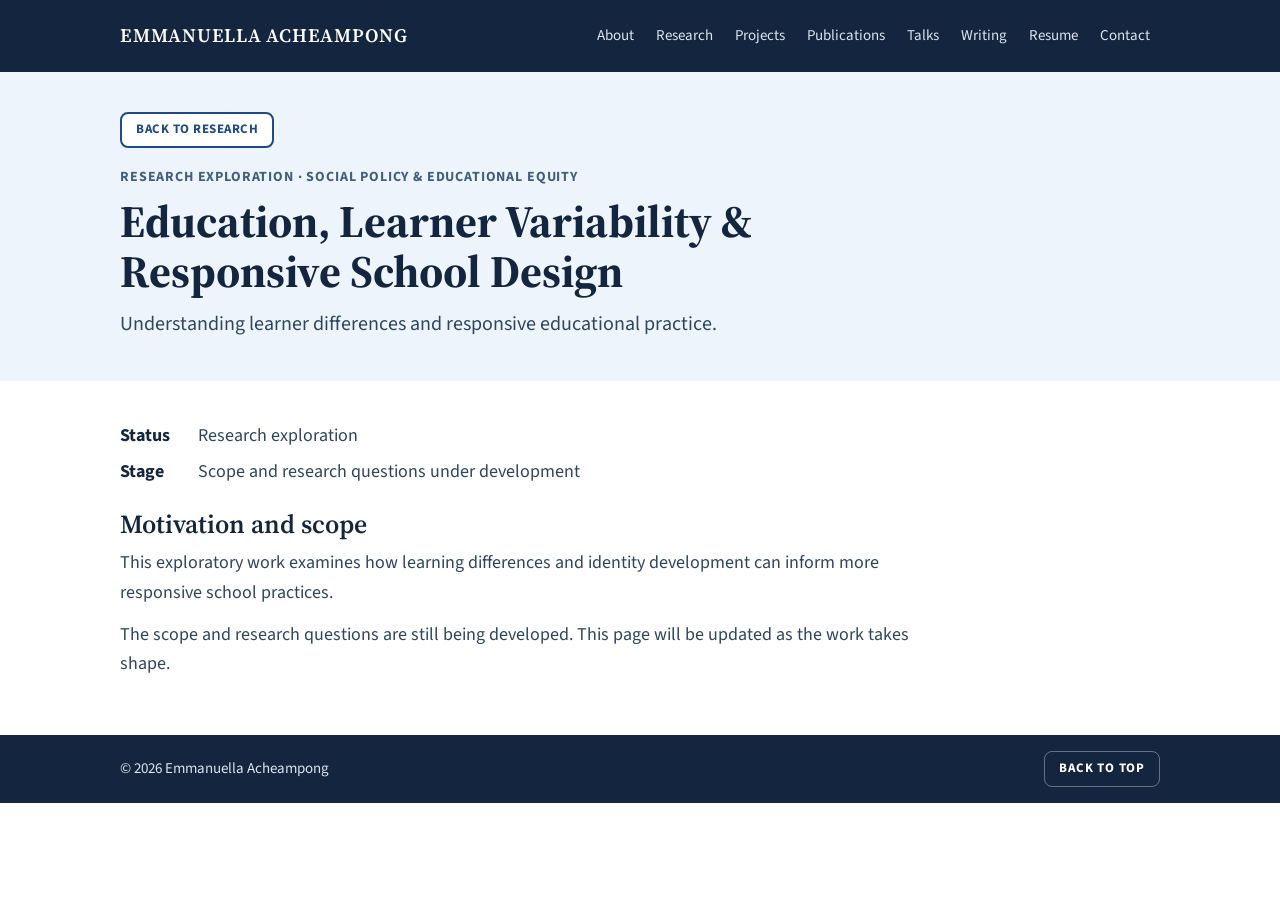
<file: research/learner-variability.html>
<!doctype html>
<html lang="en">
<head>
  <meta charset="utf-8">
  <meta name="viewport" content="width=device-width, initial-scale=1">
  <title>Education, Learner Variability & Responsive School Design · Emmanuella Acheampong</title>
  <meta name="description" content="Exploratory research on how learning differences and identity development can inform more responsive school practices.">
  <meta name="author" content="Emmanuella Acheampong">
  <meta name="theme-color" content="#14263F">
  <meta property="og:type" content="article">
  <meta property="og:title" content="Education, Learner Variability & Responsive School Design · Emmanuella Acheampong">
  <meta property="og:description" content="Exploratory research on how learning differences and identity development can inform more responsive school practices.">
  <meta property="og:url" content="https://ellacham.github.io/ellaacheampong/research/learner-variability.html">
  <meta property="og:image" content="https://ellacham.github.io/ellaacheampong/assets/img/og-image.jpg">
  <link rel="canonical" href="https://ellacham.github.io/ellaacheampong/research/learner-variability.html">
  <link rel="icon" href="data:,">
  <link rel="preconnect" href="https://fonts.googleapis.com">
  <link rel="preconnect" href="https://fonts.gstatic.com" crossorigin>
  <link href="https://fonts.googleapis.com/css2?family=Source+Sans+3:wght@400;600;700&amp;family=Source+Serif+4:opsz,wght@8..60,500;8..60,600;8..60,700&amp;display=swap" rel="stylesheet">
  <link rel="stylesheet" href="../assets/css/style.css?v=20261019-5">
</head>
<body>
  <a class="skip-link" href="#main">Skip to content</a>

  <header class="site-header">
    <div class="container nav">
      <a class="brand" href="../">Emmanuella Acheampong</a>
      <button class="nav-toggle" type="button" aria-expanded="false" aria-controls="nav-menu">
        <span class="sr-only">Menu</span>
        <span class="bar"></span><span class="bar"></span>
      </button>
      <nav id="nav-menu" class="nav-menu" aria-label="Main">
        <a href="../#about">About</a>
        <a href="../#research">Research</a>
        <a href="../#projects">Projects</a>
        <a href="../#publications">Publications</a>
        <a href="../#talks">Talks</a>
        <a href="../#writing">Writing</a>
        <a href="../assets/docs/Emmanuella-Acheampong-Academic-Resume.pdf" target="_blank" rel="noopener">Resume<span class="sr-only"> (Academic Resume PDF, opens in a new tab)</span></a>
        <a href="../#contact">Contact</a>
      </nav>
    </div>
  </header>

  <main id="main">
    <section class="page-hero">
      <div class="container">
        <a class="btn btn-outline btn-small back-btn" href="../#research">Back to Research</a>
        <p class="label">Research Exploration <span aria-hidden="true">·</span> Social Policy &amp; Educational Equity</p>
        <h1>Education, Learner Variability &amp; Responsive School Design</h1>
        <p class="page-summary">Understanding learner differences and responsive educational practice.</p>
      </div>
    </section>

    <div class="container page-body">
      <dl class="facts">
        <dt>Status</dt><dd>Research exploration</dd>
        <dt>Stage</dt><dd>Scope and research questions under development</dd>
      </dl>

      <div class="prose">
        <h2>Motivation and scope</h2>
        <p>This exploratory work examines how learning differences and identity development can inform more responsive school practices.</p>
        <p>The scope and research questions are still being developed. This page will be updated as the work takes shape.</p>
      </div>
    </div>
  </main>

  <footer class="site-footer">
    <div class="container footer-inner">
      <p class="copyright">© <span id="year">2026</span> Emmanuella Acheampong</p>
      <a class="to-top" href="#top">Back to top</a>
    </div>
  </footer>

  <script src="../assets/js/main.js?v=20261019-1"></script>
</body>
</html>
</file>
<file: assets/css/style.css>
/* Emmanuella Acheampong · portfolio styles
   Palette: ink navy #14263F, royal blue #1E4A8C, ice blue #EEF4FC, steel blue #3F5F82 (labels on light),
   warm gold #E0B25A (accents on navy only).
   Type: Source Serif 4 for headings, Source Sans 3 for reading text and controls.
   Shared by the homepage and the research / project detail pages. */

:root {
  --ink: #14263F;
  --royal: #1E4A8C;
  --royal-dark: #173A6E;
  --steel: #3F5F82;
  --ice: #EEF4FC;
  --ice-soft: #F5F8FD;
  --ice-border: #D6E2F2;
  --gold-bright: #E0B25A;
  --white: #FFFFFF;

  --text: #2E4560;
  --text-strong: #14263F;
  --muted: #566B83;
  --on-ink: #DCE4EE;

  --font-heading: "Source Serif 4", Georgia, "Times New Roman", serif;
  --font-body: "Source Sans 3", "Helvetica Neue", Arial, sans-serif;

  --container: 1120px;
  --gutter: clamp(16px, 4vw, 40px);
  --header-h: 72px;
  --radius: 14px;
}

*,
*::before,
*::after { box-sizing: border-box; }

html { scroll-behavior: smooth; -webkit-text-size-adjust: 100%; }
@media (prefers-reduced-motion: reduce) { html { scroll-behavior: auto; } }
[id] { scroll-margin-top: calc(var(--header-h) + 16px); }

body {
  margin: 0;
  background: var(--white);
  color: var(--text);
  font-family: var(--font-body);
  font-size: 18px;
  line-height: 1.65;
  -webkit-font-smoothing: antialiased;
  text-rendering: optimizeLegibility;
}

img { max-width: 100%; height: auto; display: block; }
a { color: var(--royal); }
p { margin: 0; }
ul, ol { margin: 0; padding: 0; list-style: none; }
h1, h2, h3, h4 { margin: 0; font-family: var(--font-heading); color: var(--text-strong); line-height: 1.15; text-wrap: balance; }
h2 { font-size: clamp(30px, 3.3vw, 38px); font-weight: 600; margin-bottom: 12px; }
h3 { font-size: 22px; font-weight: 600; }
h4 { font-size: 21px; font-weight: 600; text-wrap: pretty; }

:focus-visible { outline: 3px solid var(--royal); outline-offset: 3px; border-radius: 4px; }
.site-header :focus-visible,
.contact-card :focus-visible,
.site-footer :focus-visible { outline-color: var(--gold-bright); }

.sr-only {
  position: absolute; width: 1px; height: 1px; padding: 0; margin: -1px;
  overflow: hidden; clip: rect(0 0 0 0); white-space: nowrap; border: 0;
}

.skip-link {
  position: absolute; left: 16px; top: -80px; z-index: 100;
  padding: 10px 16px; border-radius: 8px;
  background: var(--royal); color: var(--white); font-weight: 700; text-decoration: none;
}
.skip-link:focus { top: 12px; }

.container { width: 100%; max-width: var(--container); margin: 0 auto; padding: 0 var(--gutter); }

/* Small uppercase labels (eyebrows, statuses) */
.label, .status {
  font-family: var(--font-body); font-size: 14px; font-weight: 700;
  letter-spacing: 0.06em; text-transform: uppercase; color: var(--steel);
}

/* ---------- Header ---------- */

.site-header {
  position: sticky; top: 0; z-index: 50;
  background: var(--ink);
  box-shadow: 0 1px 0 rgba(255, 255, 255, 0.06);
}
.nav { height: var(--header-h); display: flex; align-items: center; justify-content: space-between; gap: 24px; }

.brand {
  font-family: var(--font-heading); font-size: 19px; font-weight: 600;
  letter-spacing: 0.04em; text-transform: uppercase; white-space: nowrap;
  color: var(--white); text-decoration: none;
}

.nav-menu { display: flex; align-items: center; gap: 2px; }
.nav-menu a {
  padding: 8px 10px; border-radius: 6px;
  font-size: 15px; font-weight: 400; color: var(--on-ink); text-decoration: none;
  transition: color .2s ease, background-color .2s ease;
}
.nav-menu a:hover { color: var(--white); background: rgba(255, 255, 255, 0.08); }
.nav-menu a.is-active { color: var(--white); box-shadow: inset 0 -2px 0 var(--gold-bright); border-radius: 0; }

.nav-toggle {
  display: none; width: 44px; height: 44px; padding: 0; border: 1px solid rgba(255, 255, 255, 0.25);
  border-radius: 8px; background: transparent; cursor: pointer;
  flex-direction: column; align-items: center; justify-content: center; gap: 6px;
}
.nav-toggle .bar { display: block; width: 18px; height: 1.6px; background: var(--white); transition: transform .25s ease; }
.nav-toggle[aria-expanded="true"] .bar:first-of-type { transform: translateY(3.8px) rotate(45deg); }
.nav-toggle[aria-expanded="true"] .bar:last-of-type { transform: translateY(-3.8px) rotate(-45deg); }

@media (max-width: 1060px) {
  .nav-toggle { display: inline-flex; }
  .nav-menu {
    position: absolute; top: var(--header-h); left: 0; right: 0;
    flex-direction: column; align-items: stretch; gap: 0;
    padding: 8px var(--gutter) 16px; background: var(--ink);
    border-top: 1px solid rgba(255, 255, 255, 0.08);
    display: none;
  }
  .nav-menu.is-open { display: flex; }
  .nav-menu a { padding: 12px 4px; font-size: 17px; border-bottom: 1px solid rgba(255, 255, 255, 0.08); border-radius: 0; }
  .nav-menu a:last-child { border-bottom: 0; }
  .nav-menu a.is-active { box-shadow: none; color: var(--gold-bright); }
}
@media (max-width: 420px) {
  .brand { font-size: 16px; letter-spacing: 0.02em; }
}

/* ---------- Buttons and links ---------- */

.btn {
  display: inline-flex; align-items: center; justify-content: center; gap: 8px; min-height: 48px;
  padding: 0 18px; border-radius: 8px; border: 2px solid var(--royal);
  font-family: var(--font-body); font-size: 14px; font-weight: 700; letter-spacing: 0.04em; text-transform: uppercase;
  text-decoration: none; transition: background-color .2s ease, color .2s ease, border-color .2s ease;
}
.btn-primary { background: var(--royal); color: var(--white); }
.btn-primary:hover { background: var(--royal-dark); border-color: var(--royal-dark); }
.btn-outline { background: var(--white); color: var(--royal); }
.btn-outline:hover { background: var(--royal); color: var(--white); }
.btn-small { min-height: 42px; padding: 0 16px; font-size: 14px; }

.text-link { font-weight: 700; color: var(--royal); text-decoration: none; }
.text-link:hover { text-decoration: underline; text-underline-offset: 3px; }

/* ---------- Hero ---------- */

.hero { background: var(--ice); padding: clamp(32px, 4.5vw, 56px) 0; }
.hero-inner { display: grid; grid-template-columns: 1fr 280px; gap: clamp(32px, 5vw, 64px); align-items: center; }
.hero h1 {
  margin-top: 12px; font-size: clamp(33px, 4.1vw, 50px); font-weight: 700; line-height: 1.12;
  letter-spacing: -0.005em; max-width: 23ch;
}
.hero-lead { margin-top: 14px; font-size: clamp(19px, 1.8vw, 21px); line-height: 1.6; max-width: 40em; }
.hero-actions { margin-top: 22px; display: flex; flex-wrap: wrap; gap: 10px; }
.hero-affiliation { margin-top: 16px; font-size: 19px; color: var(--text); }

.hero-photo { position: relative; margin: 0; justify-self: end; width: 100%; max-width: 280px; }
.hero-photo::before {
  content: ""; position: absolute; left: -24px; top: 24px; right: 24px; bottom: -24px;
  background: var(--ink); border-radius: var(--radius);
}
.hero-photo img { position: relative; width: 100%; aspect-ratio: 4 / 5; object-fit: cover; border-radius: var(--radius); }

@media (max-width: 860px) {
  .hero-inner { grid-template-columns: 1fr; }
  .hero-photo { order: -1; justify-self: start; max-width: 200px; margin-left: 20px; margin-bottom: 12px; }
  .hero-photo::before { left: -16px; top: 16px; right: 16px; bottom: -16px; }
}

/* ---------- Sections ---------- */

.section { padding: clamp(36px, 4.5vw, 56px) 0; }
.section-tint { background: var(--ice-soft); }
.section-intro { max-width: 44em; margin-bottom: 20px; }

.prose { max-width: 44em; }
.prose p + p { margin-top: 12px; }

.sub-label { margin: 28px 0 12px; }
.block-title { margin: 36px 0 14px; font-size: 26px; }
.small { font-size: 16px; color: var(--muted); }
.pub-note { margin-top: 18px; font-size: 17px; color: var(--muted); }

.card {
  background: var(--ice-soft); border: 1px solid var(--ice-border); border-radius: var(--radius);
  padding: 18px 22px;
}
.section-tint .card { background: var(--white); }
.card p { margin-top: 6px; }

.cards-3 { display: grid; grid-template-columns: repeat(3, 1fr); gap: 14px; }
.cards-2 { display: grid; grid-template-columns: repeat(2, 1fr); gap: 14px; }
@media (max-width: 860px) { .cards-3, .cards-2 { grid-template-columns: 1fr; } }

/* Education */
.timeline { display: grid; gap: 12px; max-width: 880px; }
.timeline h4 { margin-top: 10px; }
.year-chip {
  display: inline-block; padding: 4px 10px; border-radius: 6px;
  background: var(--white); color: var(--royal); border: 1px solid var(--royal);
  font-size: 14px; font-weight: 700; letter-spacing: 0.06em; text-transform: uppercase;
}

/* Honors */
.table-wrap { overflow-x: auto; max-width: 880px; }
.honors { width: 100%; border-collapse: collapse; font-size: 17px; }
.honors th {
  background: var(--ink); color: var(--white); text-align: left;
  padding: 11px 18px; font-size: 14px; font-weight: 700; letter-spacing: 0.06em; text-transform: uppercase;
}
.honors td { padding: 11px 18px; border-bottom: 1px solid var(--ice-border); color: var(--text-strong); vertical-align: top; }
.honors tbody tr:nth-child(odd) { background: var(--ice-soft); }
.honors td:first-child { width: 150px; font-weight: 700; color: var(--royal); white-space: nowrap; }

/* Service */
.service-list { margin-top: 12px; display: grid; gap: 6px; max-width: 44em; }
.service-list li { padding-left: 18px; position: relative; }
.service-list li::before { content: ""; position: absolute; left: 0; top: 0.7em; width: 6px; height: 6px; border-radius: 50%; background: var(--steel); }
.service-list strong { color: var(--text-strong); }

/* Research streams */
.streams { display: grid; grid-template-columns: 1fr 1fr; gap: 24px; }
.stream { display: grid; gap: 12px; align-content: start; }
.stream-title { font-size: 26px; }
.stream-desc { color: var(--muted); margin-top: -6px; }
.study { display: flex; flex-direction: column; }
.study h4 { margin-top: 6px; }
.study .btn { align-self: flex-start; margin-top: 14px; }
@media (max-width: 860px) { .streams { grid-template-columns: 1fr; gap: 28px; } }

/* Projects */
.featured h3 { margin-top: 8px; font-size: 28px; }
.featured > p:not(.label) { max-width: 52em; }
.tags { margin: 14px 0 16px; display: flex; flex-wrap: wrap; gap: 8px 0; }
.tags li { font-weight: 700; color: var(--text-strong); font-size: 17px; }
.tags li + li::before { content: "·"; margin: 0 12px; color: var(--muted); font-weight: 400; }

/* Publications */
.records { display: grid; gap: 12px; max-width: 880px; }
.records li { background: var(--white); border: 1px solid var(--ice-border); border-radius: var(--radius); padding: 18px 22px; }
.records p { margin: 4px 0 8px; }

/* Talks */
.talks { border-top: 1px solid var(--ice-border); }
.talk { display: grid; grid-template-columns: 120px 1fr; gap: 24px; padding: 16px 0; border-bottom: 1px solid var(--ice-border); }
.talk-date { font-weight: 700; color: var(--royal); font-size: 16px; padding-top: 4px; }
.talk h3 { font-size: 21px; }
.talk-meta { margin-top: 4px; font-size: 16px; color: var(--muted); }
.talk p:not(.talk-date):not(.talk-meta) { margin-top: 6px; }
@media (max-width: 640px) { .talk { grid-template-columns: 1fr; gap: 4px; } }

.wide-photo { margin: 24px 0 0; }
.wide-photo img { width: 100%; aspect-ratio: 21 / 9; object-fit: cover; border-radius: var(--radius); }
.wide-photo figcaption { margin-top: 8px; font-size: 15px; color: var(--muted); }

/* Writing */
.note-meta { font-size: 15px; color: var(--muted); margin-top: 0 !important; }
.note h4 { margin-top: 6px; }
#writing .block-title:first-of-type { margin-top: 4px; }

/* Contact */
.contact-card {
  background: var(--ink); color: var(--on-ink); border-radius: 18px;
  padding: clamp(24px, 4vw, 40px);
}
.contact-card h2 { color: var(--white); }
.contact-card > p { max-width: 44em; font-size: 19px; }
.contact-links { margin-top: 20px; display: flex; flex-wrap: wrap; gap: 8px 0; }
.contact-links li + li::before { content: "·"; margin: 0 14px; color: var(--gold-bright); }
.contact-links a { color: var(--gold-bright); font-weight: 700; font-size: 19px; text-decoration: none; }
.contact-links a:hover { text-decoration: underline; text-underline-offset: 4px; }
.contact-email { margin-top: 10px; font-size: 16px; color: var(--on-ink); }

/* Footer */
.site-footer { background: var(--ink); color: var(--on-ink); padding: 16px 0; }
.footer-inner { display: flex; align-items: center; justify-content: space-between; gap: 16px; flex-wrap: wrap; }
.copyright { font-size: 15px; }
.to-top {
  display: inline-flex; align-items: center; min-height: 36px; padding: 0 14px;
  border: 1px solid rgba(255, 255, 255, 0.35); border-radius: 8px;
  font-size: 13px; font-weight: 700; letter-spacing: 0.06em; text-transform: uppercase; color: var(--white); text-decoration: none;
  transition: background-color .2s ease, color .2s ease, border-color .2s ease;
}
.to-top:hover { background: var(--gold-bright); border-color: var(--gold-bright); color: var(--ink); }

/* ---------- Detail pages (research overviews, project pages) ---------- */

.page-hero { background: var(--ice); padding: clamp(24px, 3.5vw, 40px) 0 clamp(26px, 3.5vw, 40px); }
.back-btn { min-height: 36px; padding: 0 14px; font-size: 13px; margin-bottom: 18px; }
.page-hero h1 { margin-top: 8px; font-size: clamp(32px, 3.8vw, 45px); font-weight: 700; line-height: 1.1; max-width: 30ch; text-wrap: pretty; }
.page-summary { margin-top: 12px; font-size: 20px; max-width: 40em; }
.page-body { padding-top: clamp(26px, 3.5vw, 40px); padding-bottom: clamp(36px, 4.5vw, 56px); }
.page-body .prose { max-width: 46em; }
.page-body h2 { font-size: 26px; margin: 26px 0 8px; }
.page-body h2:first-child { margin-top: 0; }
.callout {
  margin-bottom: 22px; padding: 12px 18px; max-width: 46em;
  background: var(--ice-soft); border-left: 4px solid var(--steel); border-radius: 6px;
  font-size: 17px; color: var(--text-strong);
}
.facts { display: grid; grid-template-columns: max-content 1fr; gap: 6px 28px; max-width: 46em; margin: 0 0 24px; }
.facts dt { font-weight: 700; color: var(--text-strong); }
.facts dd { margin: 0; }
.keywords { margin-top: 8px; color: var(--muted); font-size: 17px; }
@media (max-width: 640px) { .facts { grid-template-columns: 1fr; gap: 2px; } .facts dd { margin-bottom: 10px; } }
</file>
